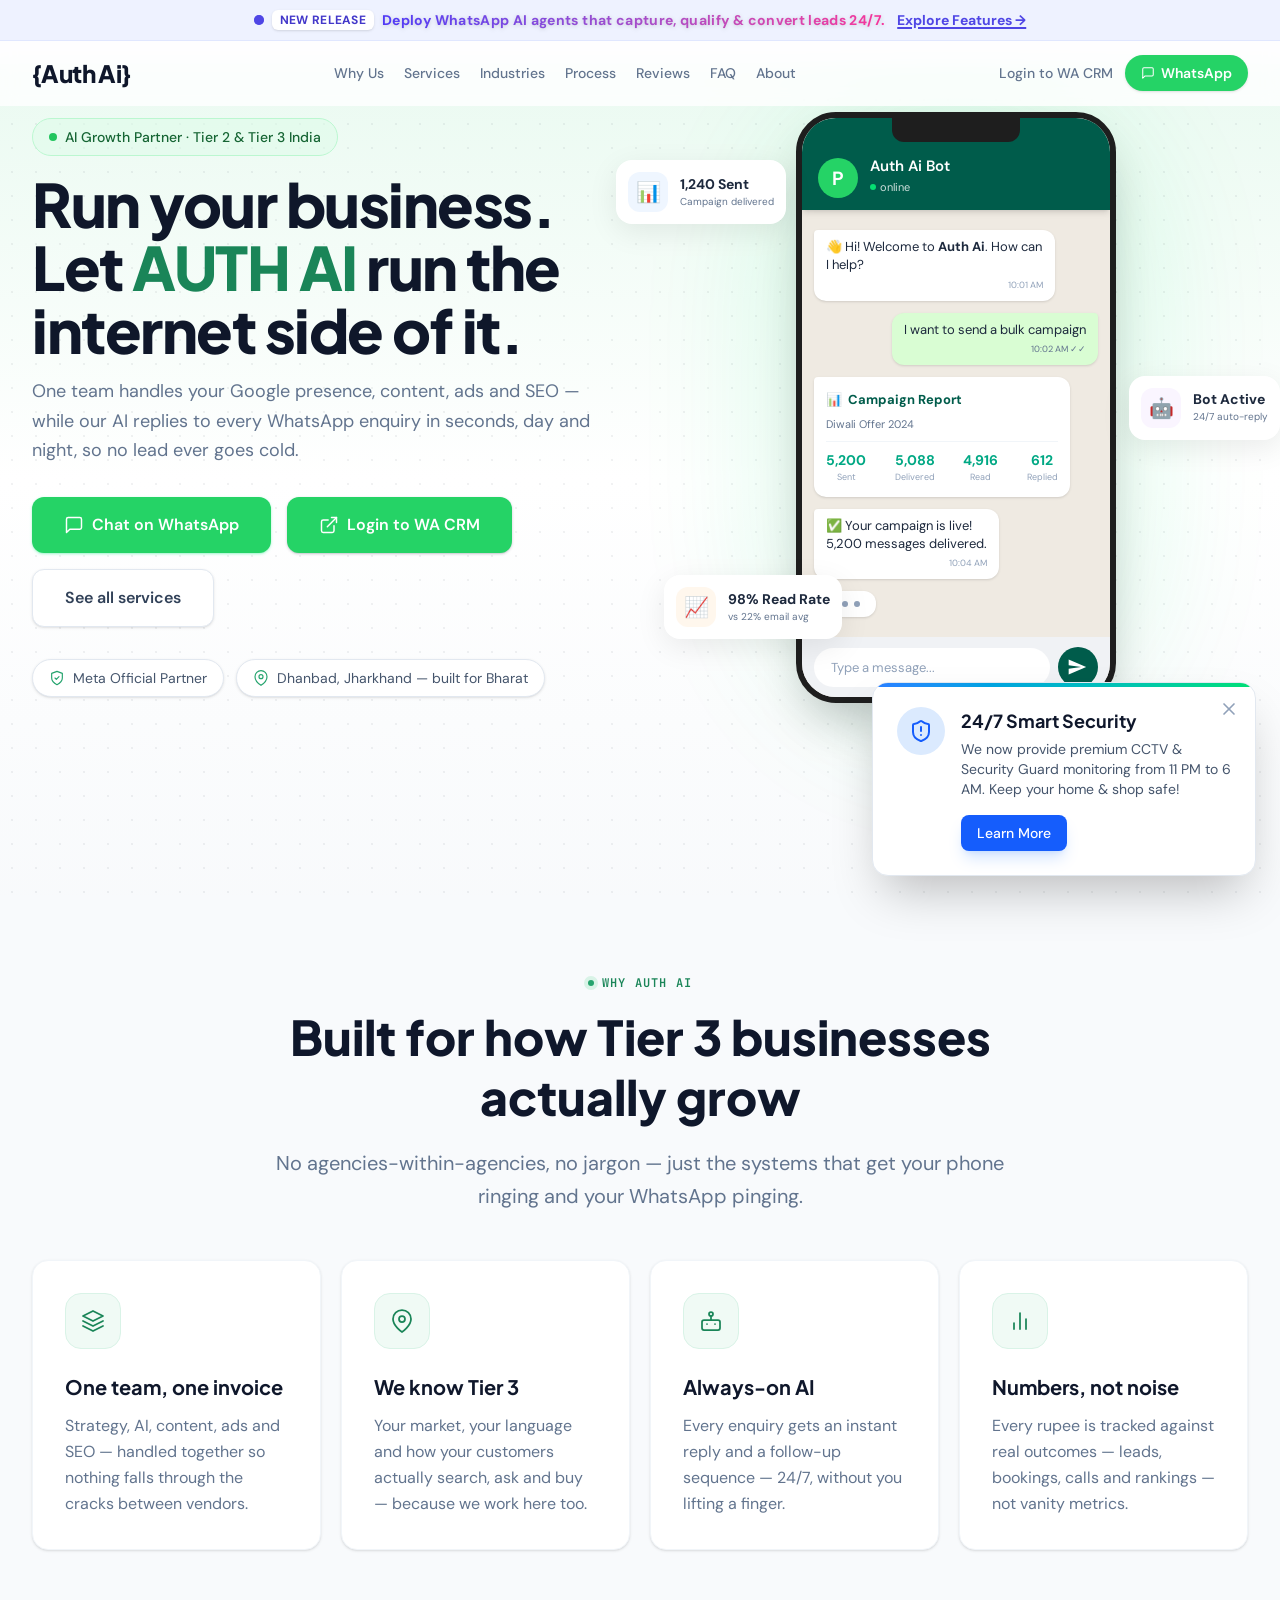
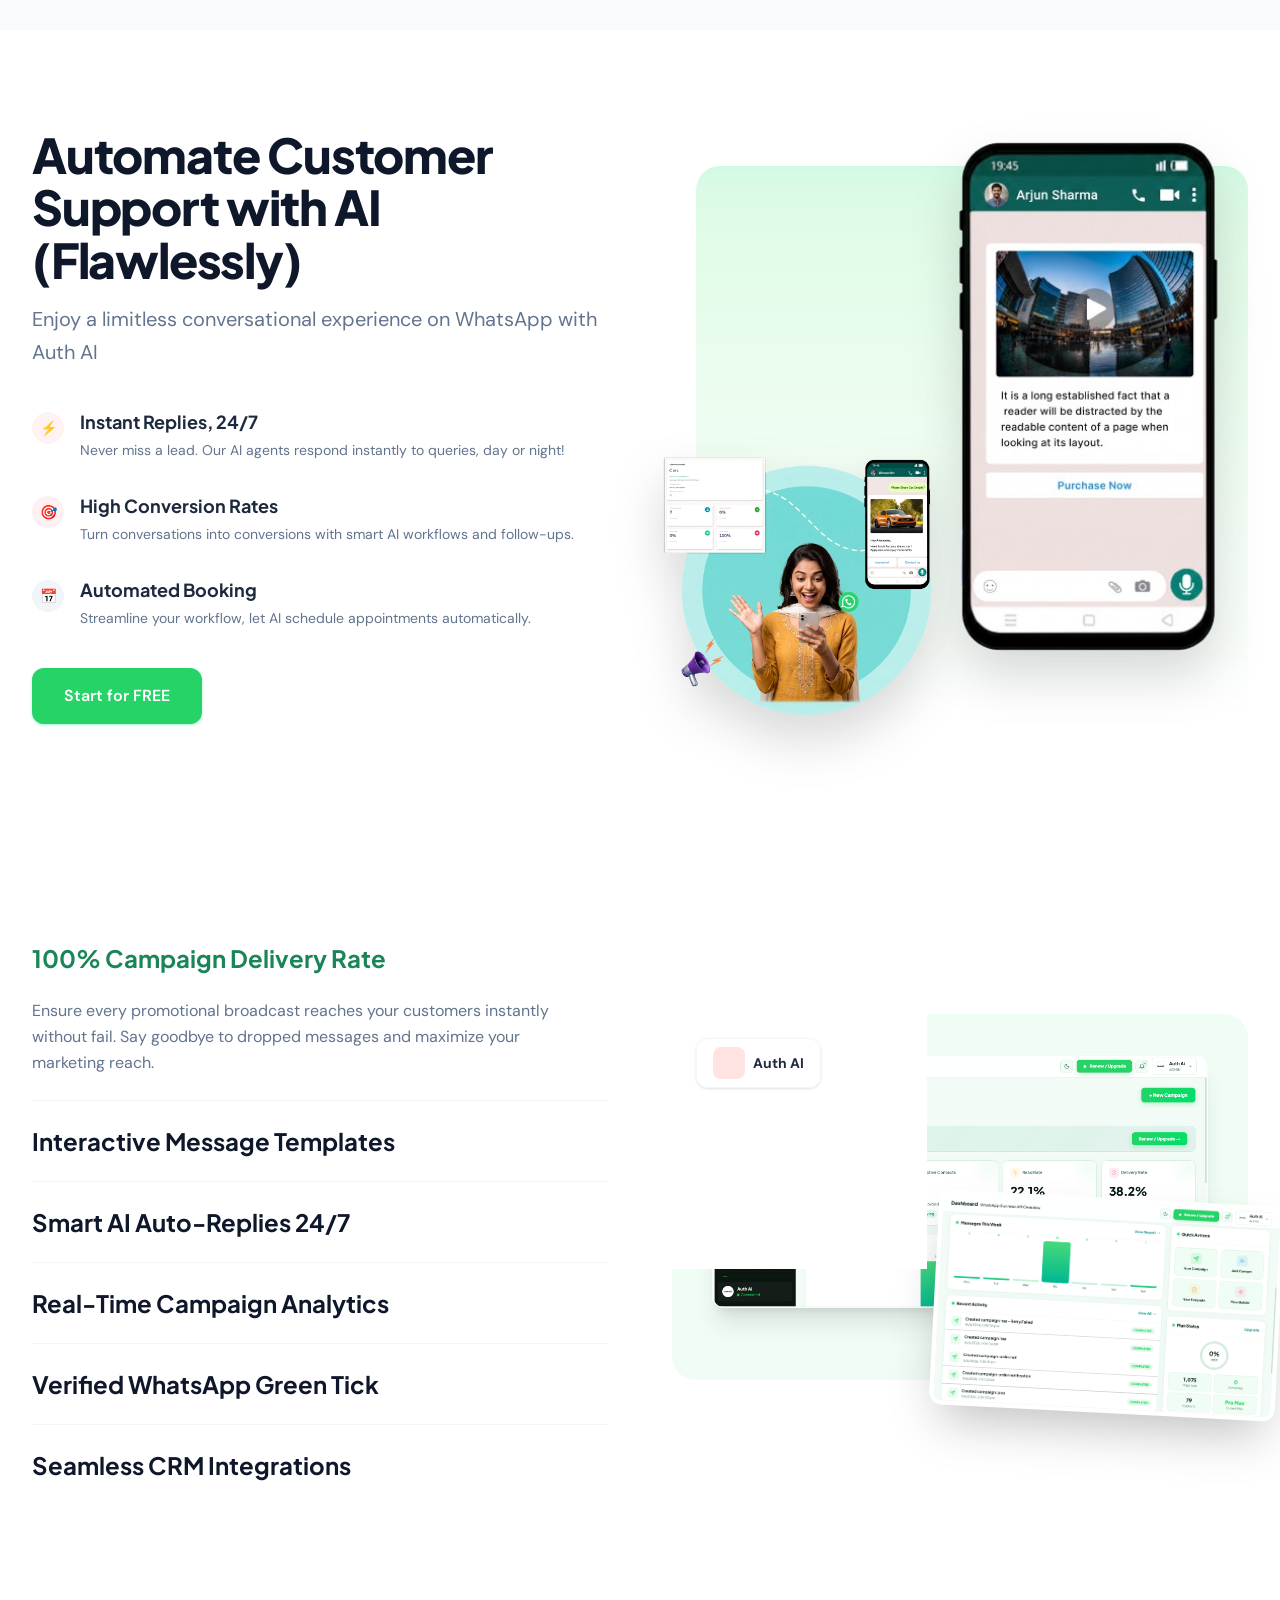
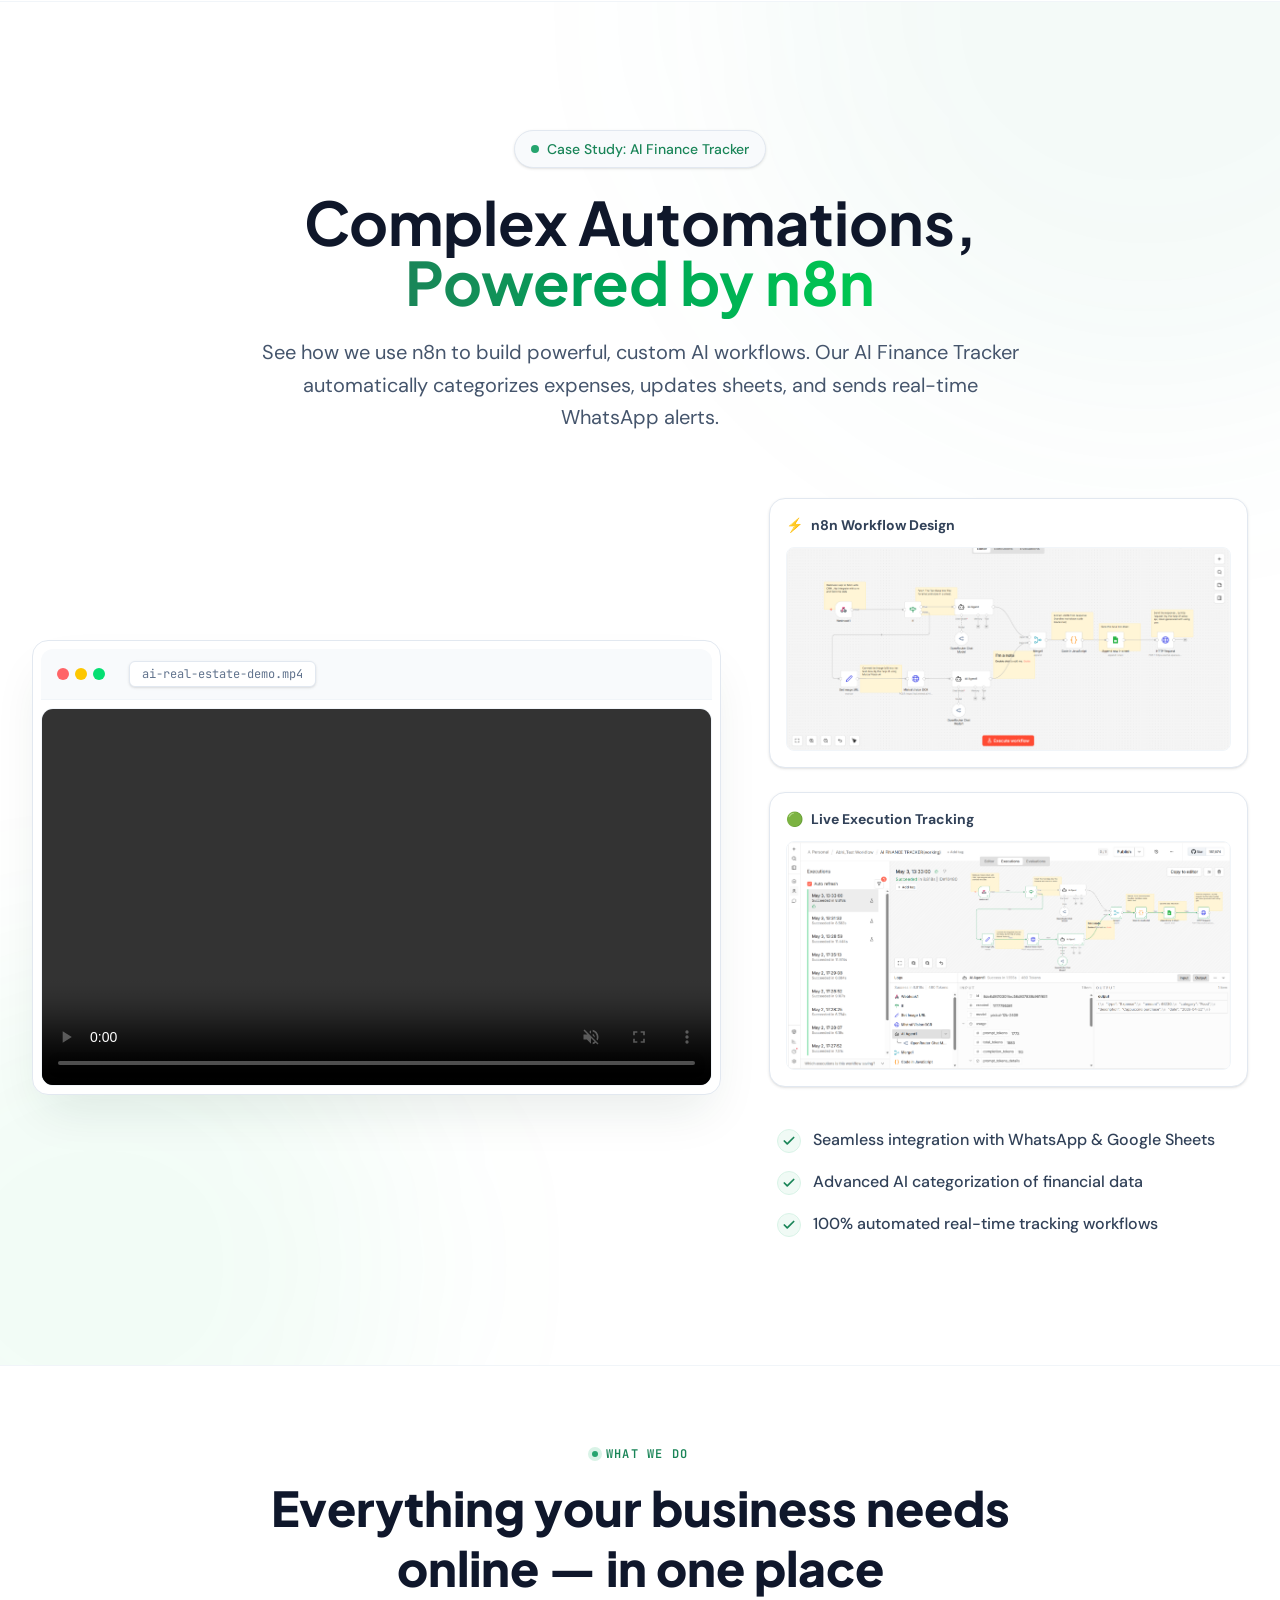
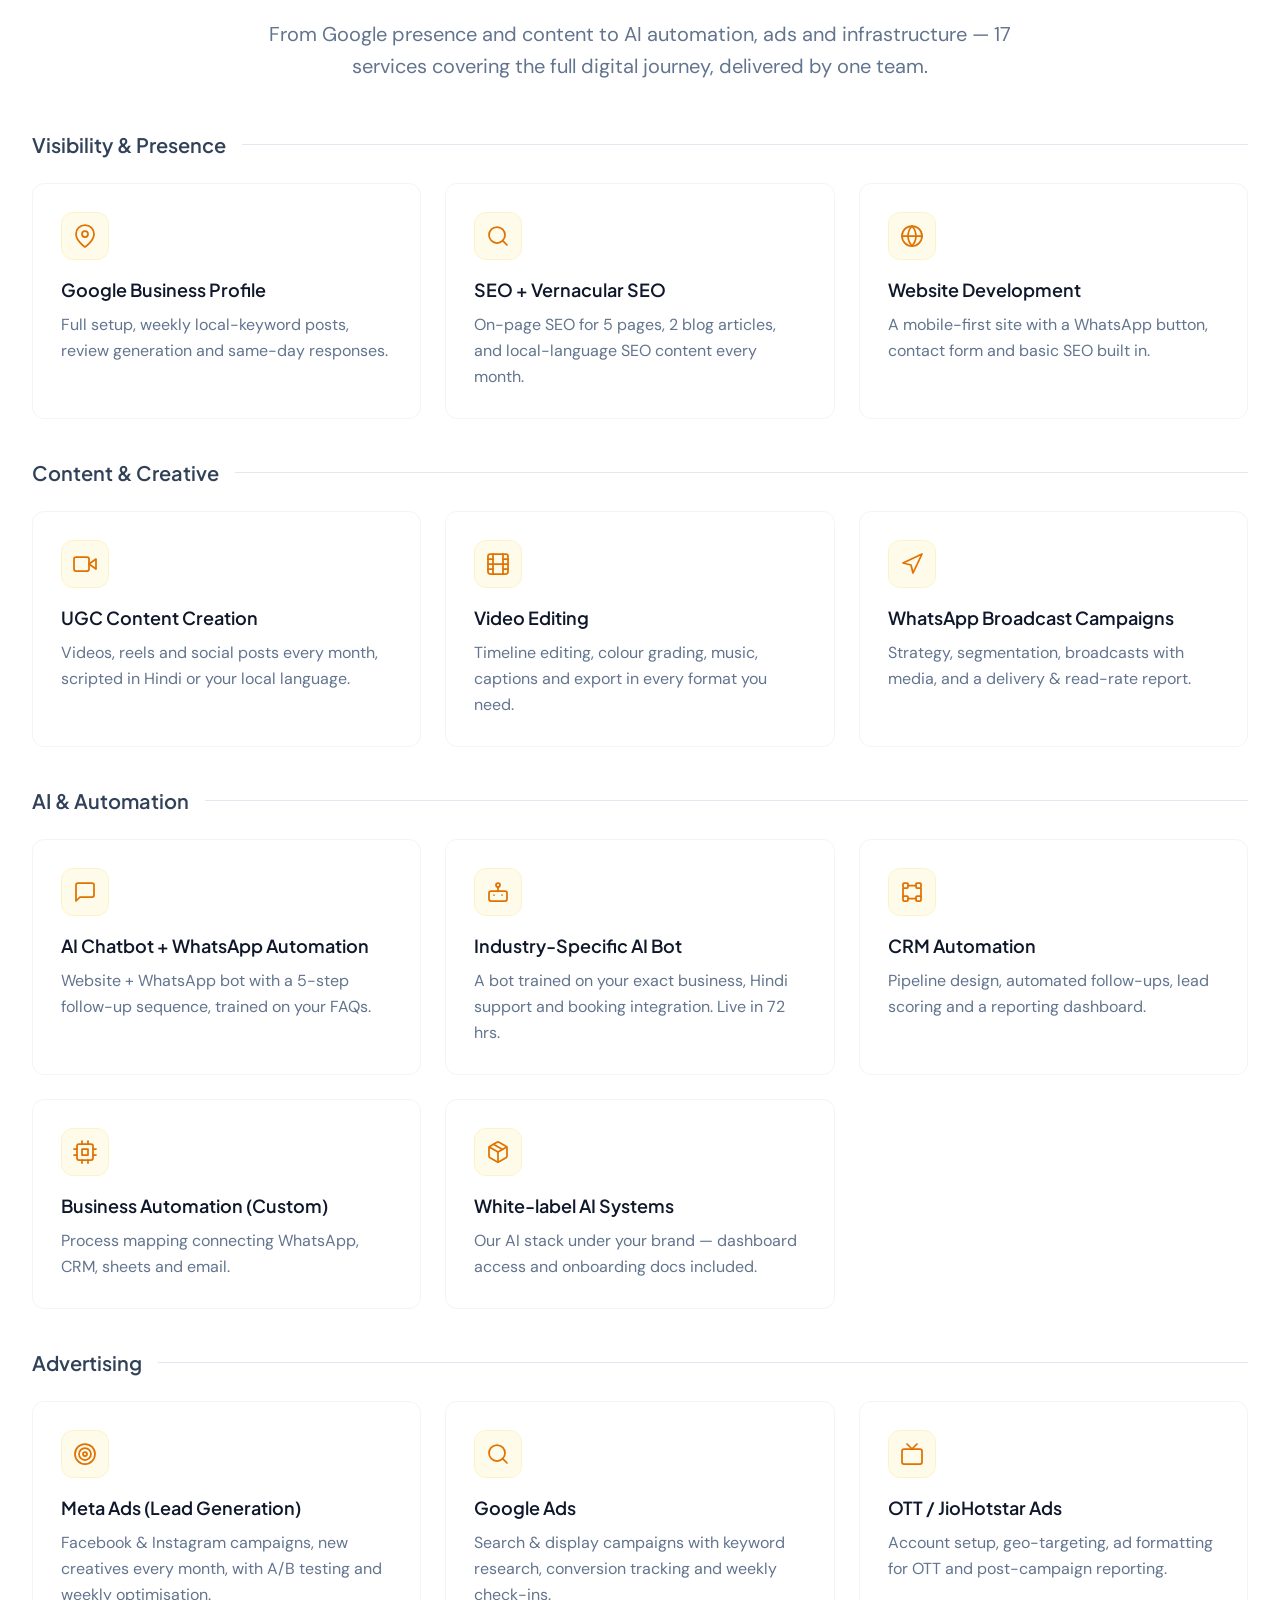
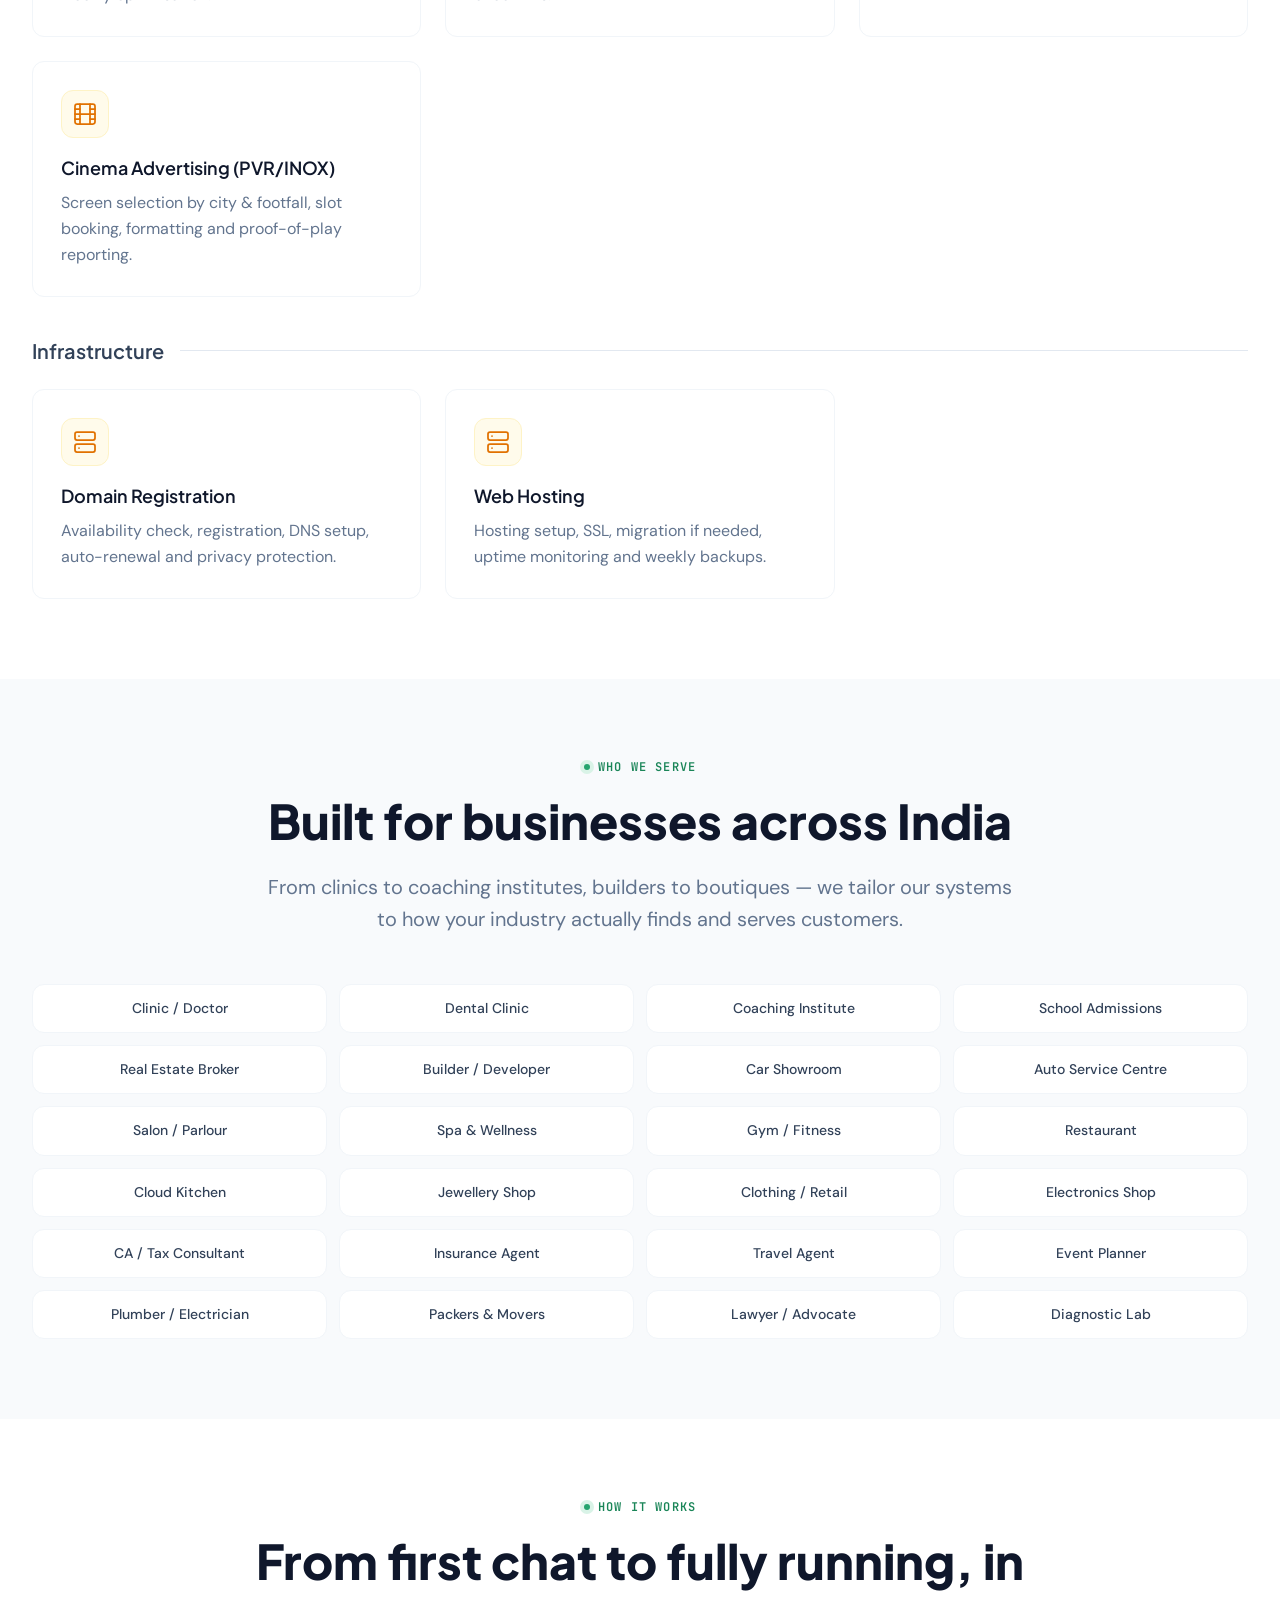
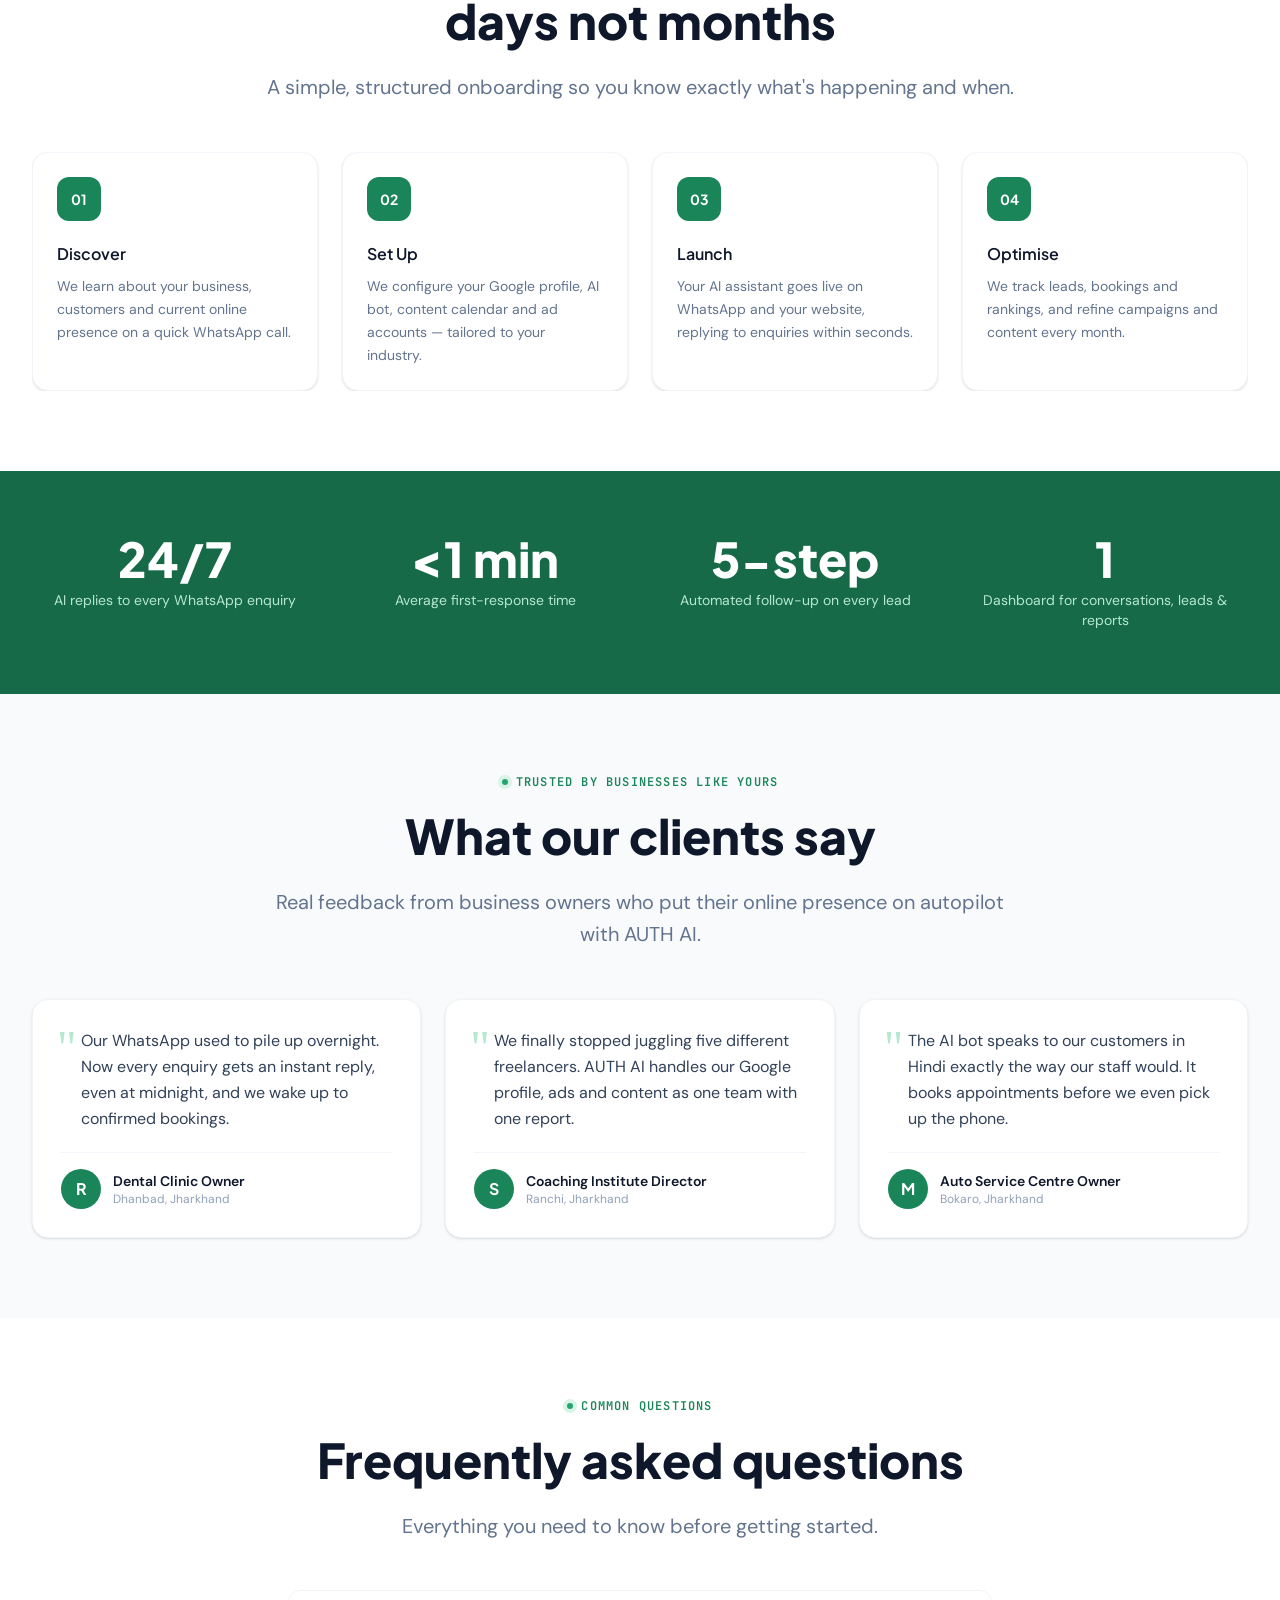
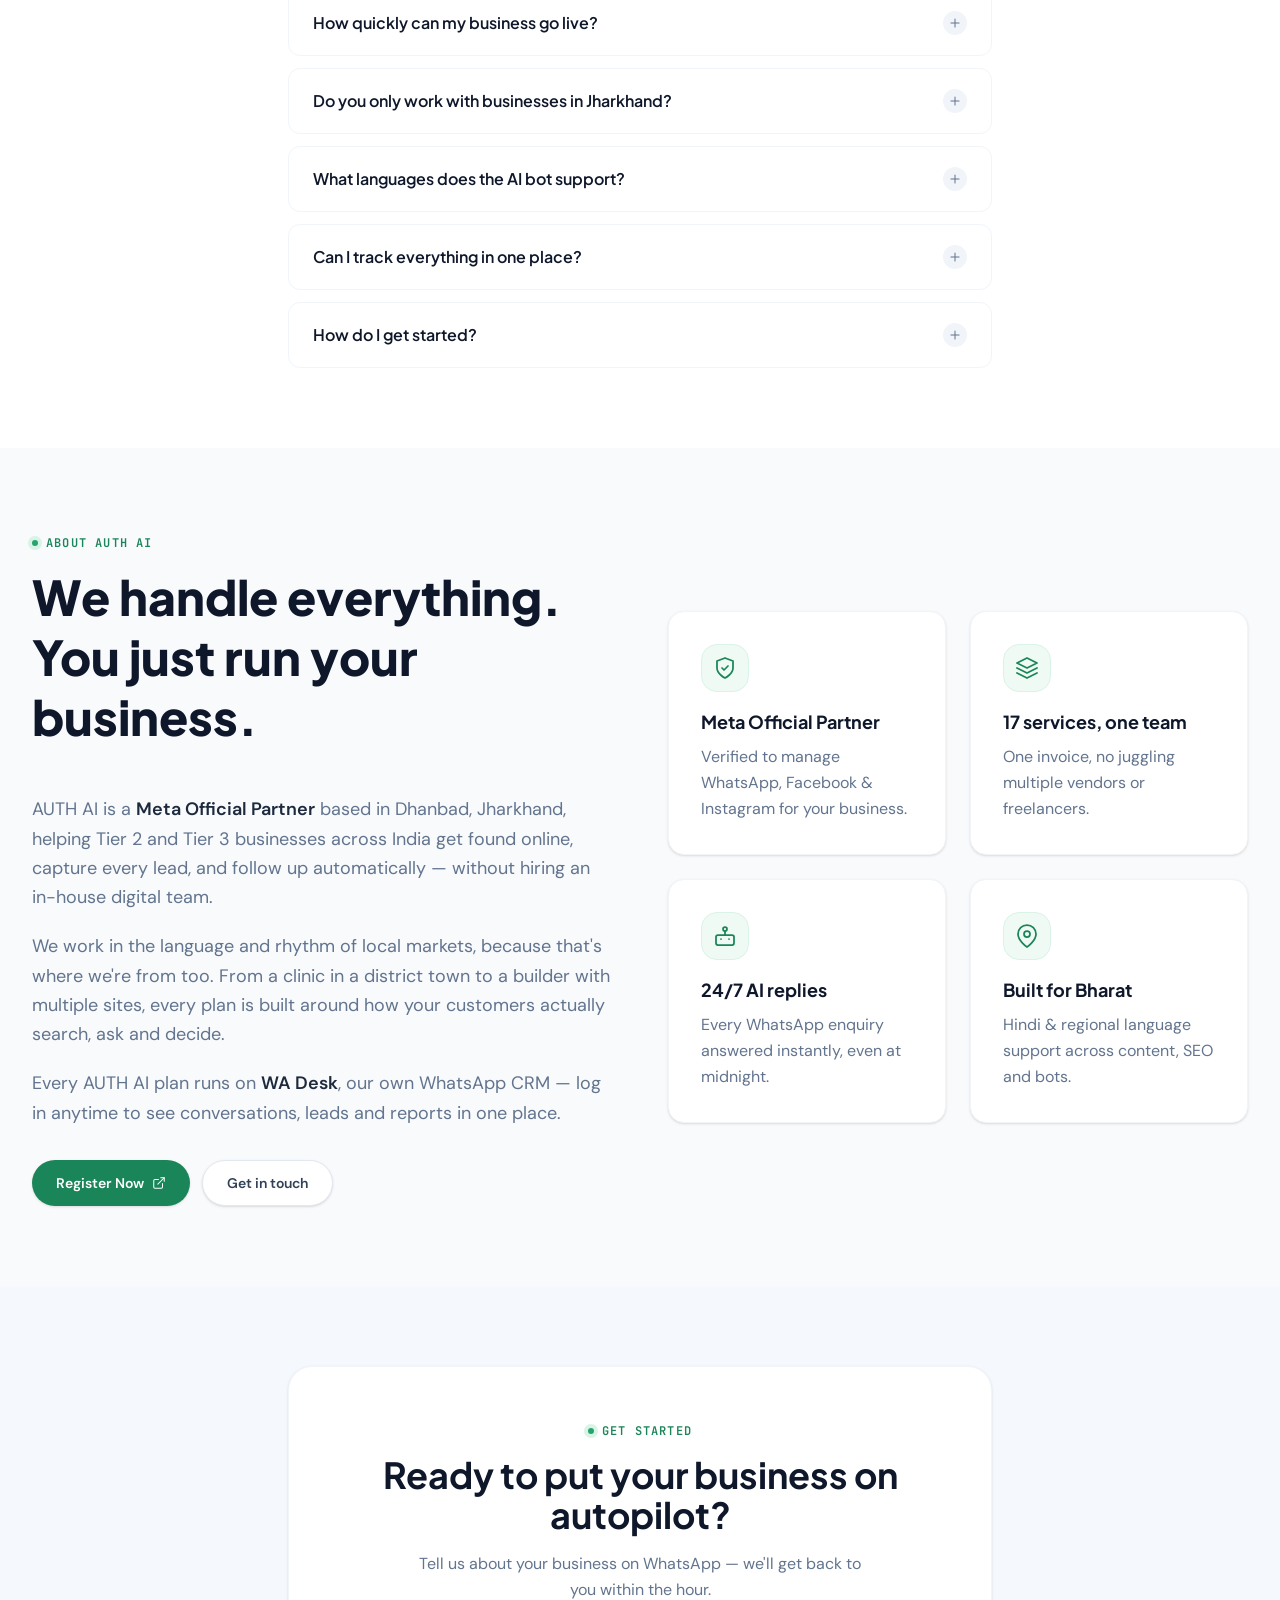
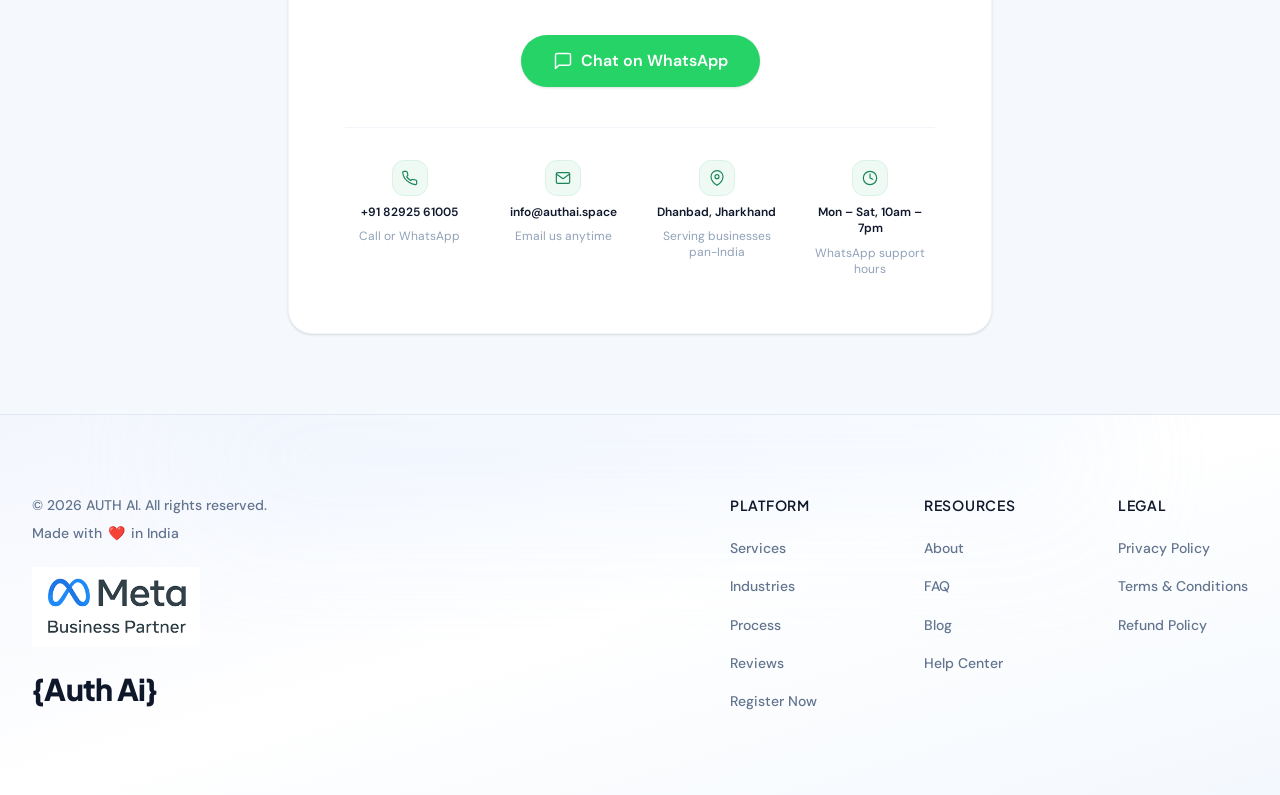
<file: public_html/index.html>
<!doctype html>
<html lang="en">
  <head>
    <!-- Google Tag Manager -->
    <script>(function(w,d,s,l,i){w[l]=w[l]||[];w[l].push({'gtm.start':
    new Date().getTime(),event:'gtm.js'});var f=d.getElementsByTagName(s)[0],
    j=d.createElement(s),dl=l!='dataLayer'?'&l='+l:'';j.async=true;j.src=
    'https://www.googletagmanager.com/gtm.js?id='+i+dl;f.parentNode.insertBefore(j,f);
    })(window,document,'script','dataLayer','GTM-W2MHKM4X');</script>
    <!-- End Google Tag Manager -->
    <meta charset="UTF-8" />
    <link rel="icon" type="image/svg+xml" href="./favicon.svg" />
    <meta name="viewport" content="width=device-width, initial-scale=1.0" />
    <title>AUTH AI — AI-Powered Growth for Tier 2 & Tier 3 India</title>
    <meta name="description" content="AUTH AI is a Meta Official Partner delivering AI-first WhatsApp automation, Google presence, content, ads and SEO for Tier 2 and Tier 3 Indian businesses — one team, one invoice." />
    <meta name="keywords" content="WhatsApp automation India, AI chatbot Jharkhand, Meta Official Partner, digital marketing Dhanbad, Tier 2 business growth" />
    <meta property="og:title" content="AUTH AI — AI-Powered Growth for Bharat" />
    <meta property="og:description" content="One team handles your Google presence, content, ads and SEO while AI replies to every WhatsApp enquiry instantly." />
    <meta property="og:url" content="https://authai.space" />
    <meta property="og:image" content="https://authai.space/favicon.svg" />
    <meta property="og:type" content="website" />
    <link rel="preconnect" href="https://fonts.googleapis.com" />
    <link rel="preconnect" href="https://fonts.gstatic.com" crossorigin />
    <link href="https://fonts.googleapis.com/css2?family=Plus+Jakarta+Sans:wght@400;500;600;700;800&family=DM+Sans:wght@400;500;600&family=JetBrains+Mono:wght@500;600&display=swap" rel="stylesheet" />
    <script type="module" crossorigin src="./assets/index-I3T0KBVG.js"></script>
    <link rel="stylesheet" crossorigin href="./assets/index-C0ZZJrjJ.css">
  </head>
  <body>
    <!-- Google Tag Manager (noscript) -->
    <noscript><iframe src="https://www.googletagmanager.com/ns.html?id=GTM-W2MHKM4X"
    height="0" width="0" style="display:none;visibility:hidden"></iframe></noscript>
    <!-- End Google Tag Manager (noscript) -->
    <div id="root"></div> 
    <script>
  (function(d,t) {
    var BASE_URL="https://chat.authai.space";
    var g=d.createElement(t),s=d.getElementsByTagName(t)[0];
    g.src=BASE_URL+"/packs/js/sdk.js";
    g.async = true;
    s.parentNode.insertBefore(g,s);
    g.onload=function(){
      window.chatwootSDK.run({
        websiteToken: 'rttNA5aCQZzkWkqgeT7Bw99b',
        baseUrl: BASE_URL
      })
    }
  })(document,"script");
</script>
  </body>
</html>
</file>
